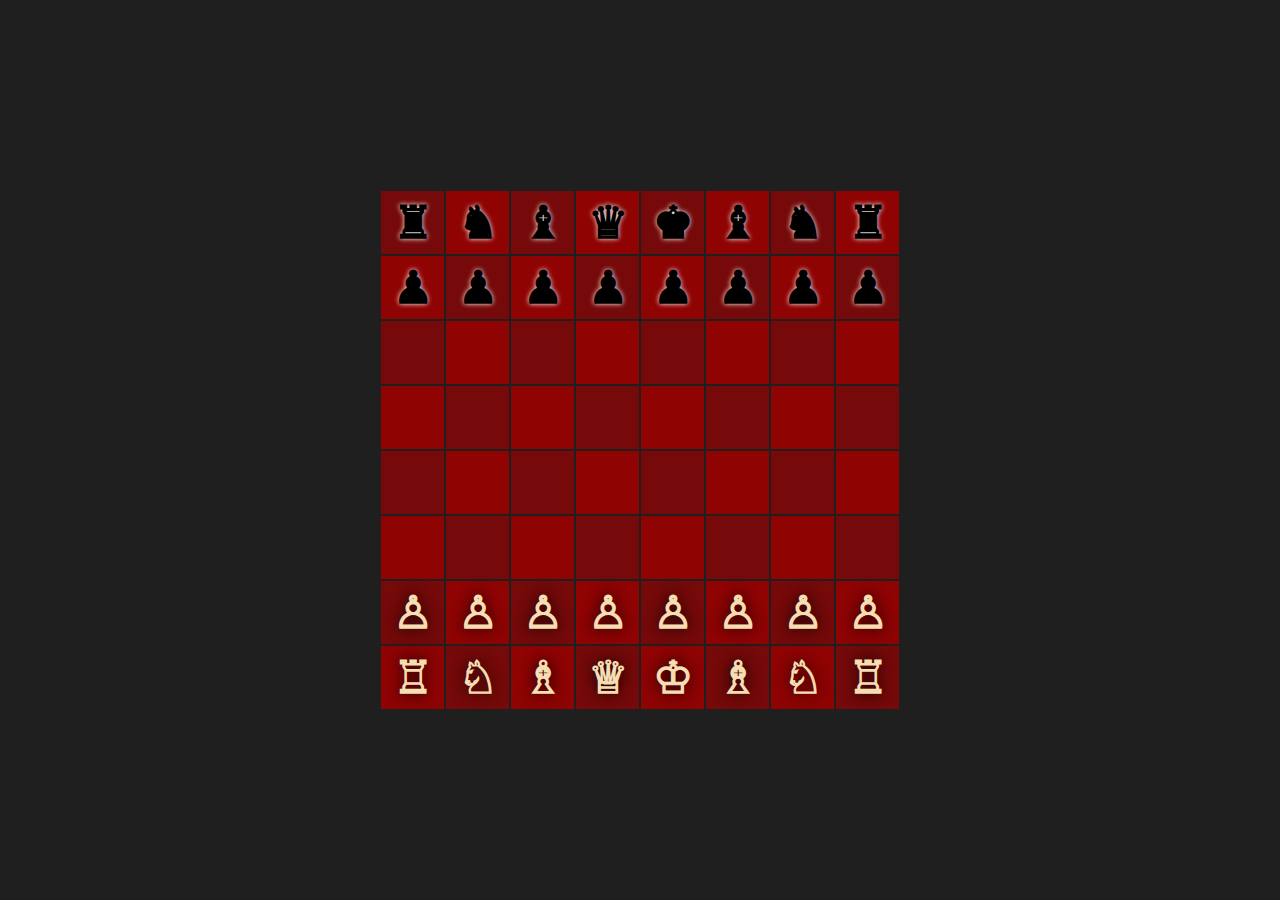
<file: index.html>
<html lang="en">

<head>
    <title>Chess</title>
    <meta name="viewport" content="width=device-width, user-scalable=no, initial-scale=1, minimum-scale=1, maximum-scale=5">
    <meta name="theme-color" content="#1F1F1F">
    <link rel="icon" type="image/png" href="icons-512.png">
    <link rel="manifest" href="manifest.json">
    <link rel="stylesheet" type="text/css" href="style.css">
    <script defer src="chess.js"></script>
    <script>
        if ('serviceWorker' in navigator) {
            navigator.serviceWorker.register('./service-worker.js', {
                scope: './'
            }).then((reg) => {
                console.info(`Registration succeeded. Scope is '${reg.scope}'`);
            }).catch((error) => {
                console.error(`Registration failed with '${error}'`);
            });
        }
    </script>
</head>

<body>
    <div class="spinner" style="font-size: 255pt;"></div>
    <div style="text-align: center;"> ... </div>
    <script defer>
        (() => {
            const element = document.querySelector('.spinner');
            const spins = [
                "↑↗→↘↓↙←↖",
                "├┌┬┐┤┘┴└",
                "◢◣◤◥",
                "▖▘▝▗",
                "◰◳◲◱",
                "◴◷◶◵",
                "◐◓◑◒",
                "|/-\\",
                " ⠁⠂⠄⡀⢀⠠⠐⠈",
                "⡿⣟⣯⣷⣾⣽⣻⢿",
                "oO@*@Oo.",
                "♙♘♗♖♕♔",
                "♟♞♝♜♛♚",
                "♙♘♗♖♕♔♚♛♜♝♞♟",
                "♙♟♘♞♗♝♖♜♕♛♔♚",
                "♙♟♞♘♗♝♜♖♕♛♚♔",
            ];
            const n = Math.floor(Math.random() * spins.length);
            // const spin = spins[n];
            const spin = "♙♟♞♘♗♝♜♖♕♛♚♔";
            let i = 0;

            const interval = setInterval(() => {
                i = (++i % spin.length);
                const symbol = spin[i];
                element.innerHTML = symbol;
            }, 1000 / 15);
        })();
    </script>
</body>

</html>
</file>
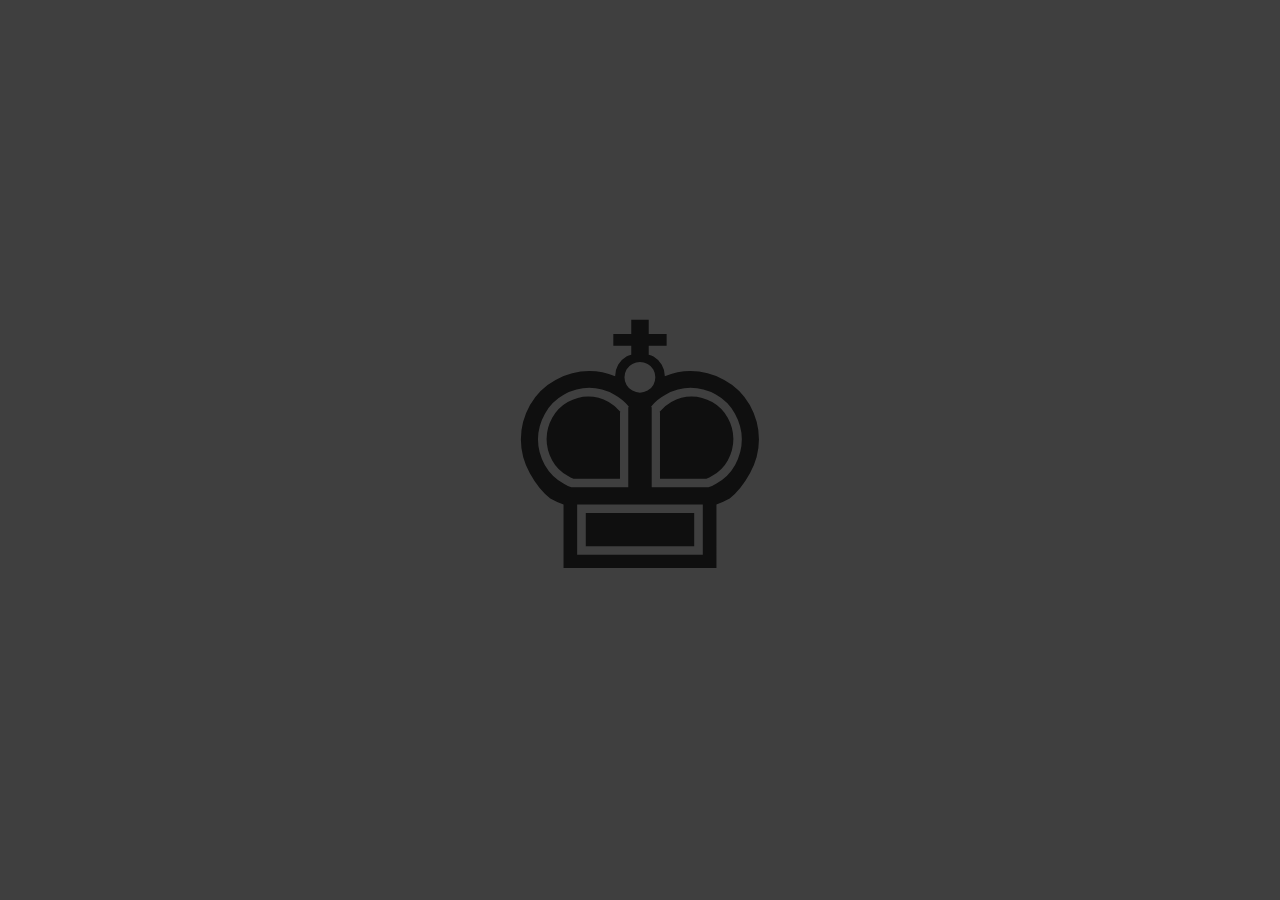
<file: preload.html>
<html lang="en">

<head>
    <title>Chess</title>
    <meta name="viewport"
        content="width=device-width, user-scalable=no, initial-scale=1, minimum-scale=1, maximum-scale=5">
    <meta name="theme-color" content="#1F1F1F">
    <link rel="icon" type="image/png" href="icons-512.png">
    <style>
        * {
            box-sizing: border-box;
            padding: 0;
            margin: 0;
        }

        body {
            position: relative;
            background-color: #3F3F3F;
            color: #0F0F0F;
            display: flex;
            align-items: center;
            justify-content: center;
        }
    </style>
</head>

<body>
    <div class="spinner" style="font-size: 255pt;"></div>
    <script defer>
        (() => {
            const element = document.querySelector('.spinner');
            const spin = "♙♟♞♘♗♝♜♖♕♛♚♔";
            let i = 0;

            const interval = setInterval(() => {
                i = (++i % spin.length);
                const symbol = spin[i];
                element.innerHTML = symbol;
            }, 1000 / 15);
        })();
    </script>
</body>

</html>
</file>
<file: style.css>
* {
    box-sizing: border-box;
    padding: 0;
    margin: 0;
}

body {
    position: relative;
    background-color: #1F1F1F;
    color: #0F0F0F;
    display: flex;
    align-items: center;
    justify-content: center;
}

table {
    /* width: 100vh; */
    /* height: 100vh; */
}

table th, table td {
    width: calc(56vh/8);
    height: calc(56vh/8);
    font-size: 5vh;
}

.c1 {
    /* lite */
    background-color: rgba(155, 0, 0, .9);
}

.c2 {
    /* dark */
    background-color: rgba(155, 0, 0, .7);
}

.c3 {
    /* picked */
    background-color: rgba(255, 55, 55, .9);
}

.p9812, .p9813, .p9814, .p9815, .p9816, .p9817 {
    cursor: pointer;
    color: wheat;
    text-shadow: 0px 0px 15px black;
}

.p9818, .p9819, .p9820, .p9821, .p9822, .p9823 {
    color: black;
    text-shadow: 0px 0px 5px white;
}
</file>
